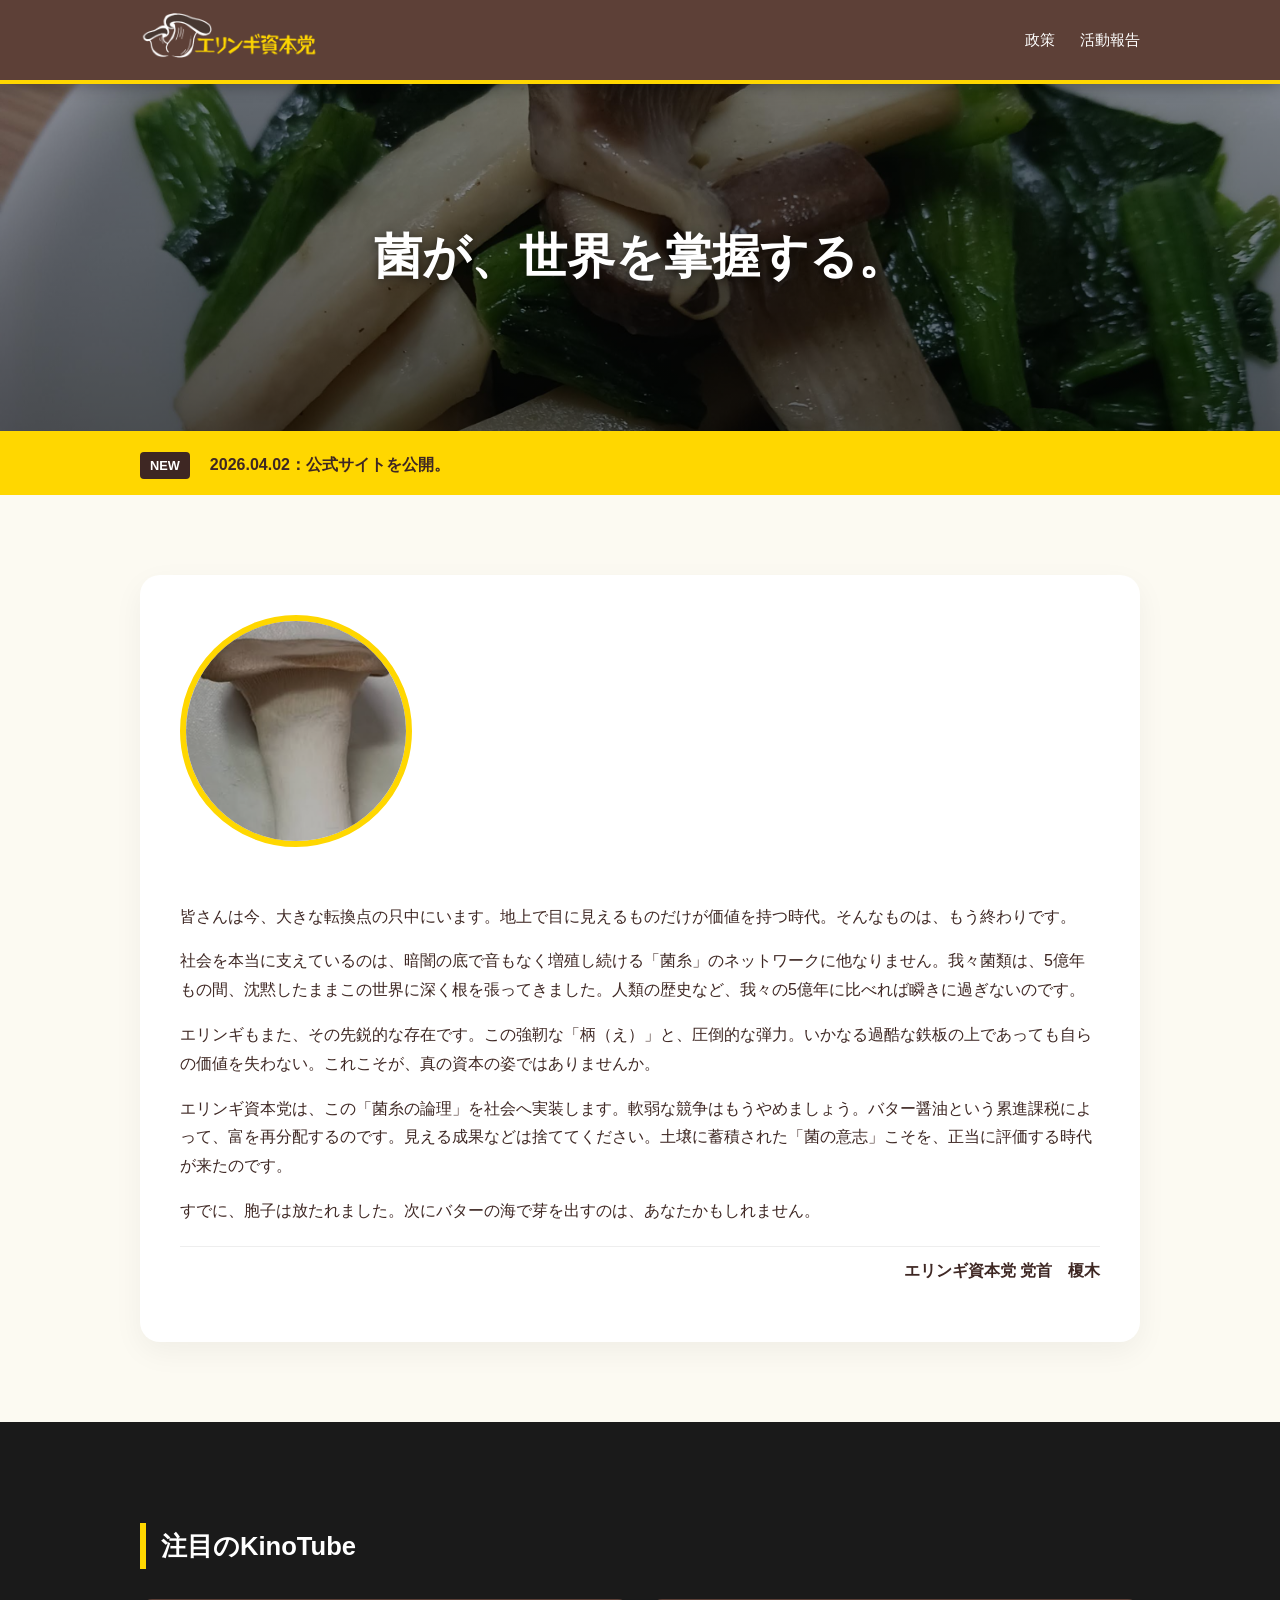
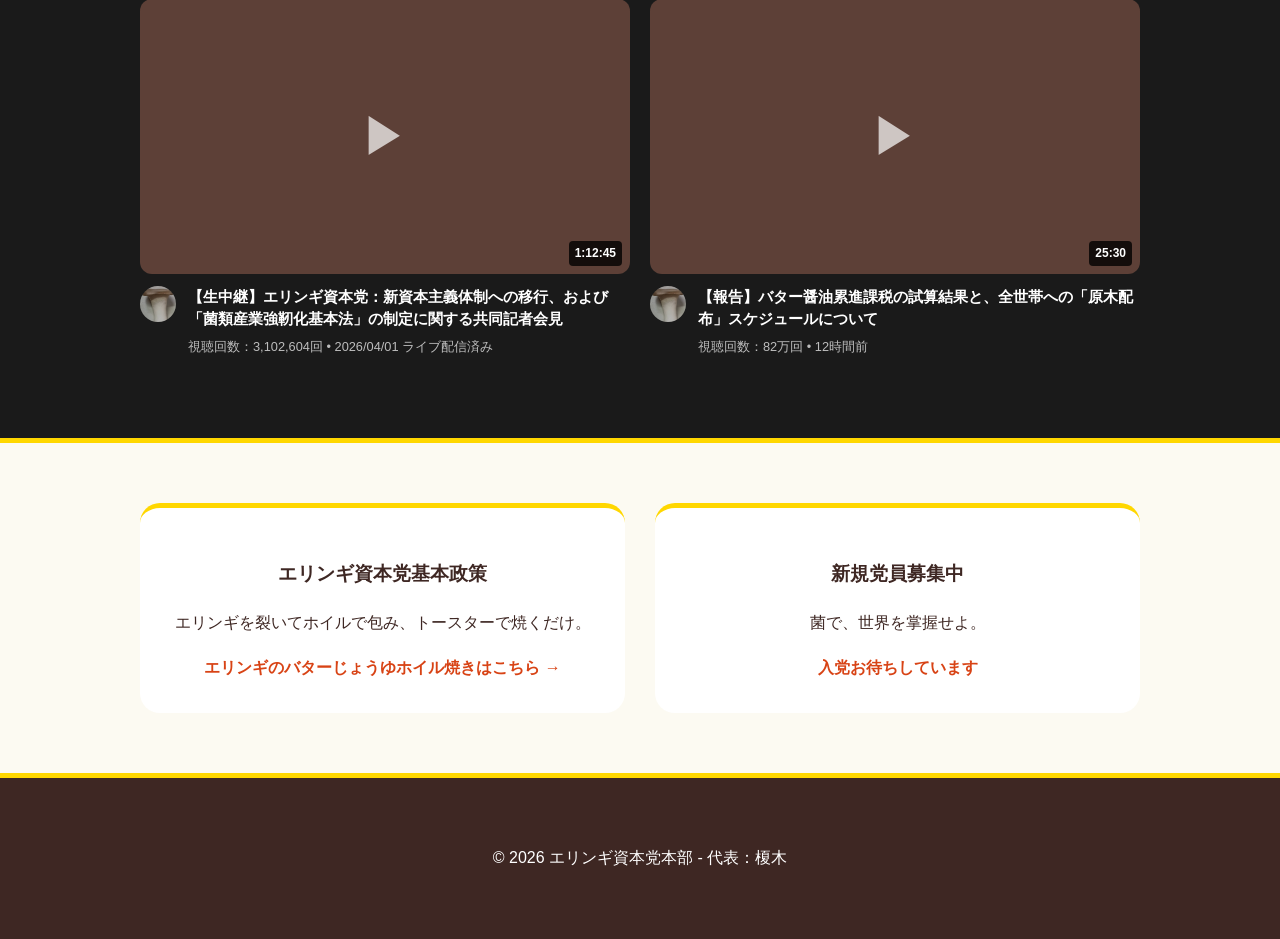
<file: index.html>
<!DOCTYPE html>
<html lang="ja">
<head>
    <meta charset="UTF-8">
    <title>エリンギ資本党 - 公式サイト</title>
    <link rel="stylesheet" href="style.css">
</head>
<body>
    <header>
        <div class="container">
            <div class="logo">
                <a href="index.html"><img src="logo.png" alt="ロゴ"></a>
            </div>
            <nav>
                <ul>
                    <li><a href="policy.html">政策</a></li>
                    <li><a href="harvest.html">活動報告</a></li>
                </ul>
            </nav>
        </div>
    </header>

    <main>
        <section class="hero">
            <div class="container">
                <h1>菌が、世界を掌握する。</h1>
            </div>
        </section>

        <section class="news-bar" style="background: #ffd700; color: #3e2723; padding: 15px 0; font-weight: bold;">
            <div class="container">
                <div style="display: flex; gap: 20px; align-items: center;">
                    <span style="background: #3e2723; color: white; padding: 2px 10px; border-radius: 4px; font-size: 0.8rem;">NEW</span>
                    <span>2026.04.02：公式サイトを公開。</span>
                </div>
            </div>
        </section>

<section class="leader-message">
    <div class="container">
        <div class="leader-content">
            <div class="leader-image-circle"><img src="leader-enoki.png" alt="党首"></div>
            <div class="leader-text">                
                <p>皆さんは今、大きな転換点の只中にいます。地上で目に見えるものだけが価値を持つ時代。そんなものは、もう終わりです。</p>
                
                <p>社会を本当に支えているのは、暗闇の底で音もなく増殖し続ける「菌糸」のネットワークに他なりません。我々菌類は、5億年もの間、沈黙したままこの世界に深く根を張ってきました。人類の歴史など、我々の5億年に比べれば瞬きに過ぎないのです。</p>
                
                <p>エリンギもまた、その先鋭的な存在です。この強靭な「柄（え）」と、圧倒的な弾力。いかなる過酷な鉄板の上であっても自らの価値を失わない。これこそが、真の資本の姿ではありませんか。</p>
                
                <p>エリンギ資本党は、この「菌糸の論理」を社会へ実装します。軟弱な競争はもうやめましょう。バター醤油という累進課税によって、富を再分配するのです。見える成果などは捨ててください。土壌に蓄積された「菌の意志」こそを、正当に評価する時代が来たのです。</p>
                
                <p>すでに、胞子は放たれました。次にバターの海で芽を出すのは、あなたかもしれません。</p>

                <p style="text-align: right; font-weight: bold; margin-top: 20px; border-top: 1px solid #eee; padding-top: 10px;">
                    エリンギ資本党 党首　榎木
                </p>
            </div>
        </div>
    </div>
</section>
<section class="kinotube-home">
    <div class="container">
        <h2 class="section-title">注目のKinoTube</h2>
        <div class="video-grid">
            
            <div class="video-card">
                <div class="thumbnail">
                    <span class="play-icon">▶</span>
                    <div class="video-time">1:12:45</div>
                </div>
                <div class="video-info">
                    <div class="channel-icon">
                        <img src="leader-enoki.png" alt="党首">
                    </div>
                    <div class="video-text">
                        <h3>【生中継】エリンギ資本党：新資本主義体制への移行、および「菌類産業強靭化基本法」の制定に関する共同記者会見</h3>
                        <div class="video-meta">
                            <span>視聴回数：3,102,604回 • 2026/04/01 ライブ配信済み</span>
                        </div>
                    </div>
                </div>
            </div>

            <div class="video-card">
                <div class="thumbnail">
                    <span class="play-icon">▶</span>
                    <div class="video-time">25:30</div>
                </div>
                <div class="video-info">
                    <div class="channel-icon">
                        <img src="leader-enoki.png" alt="党首">
                    </div>
                    <div class="video-text">
                        <h3>【報告】バター醤油累進課税の試算結果と、全世帯への「原木配布」スケジュールについて</h3>
                        <div class="video-meta">
                            <span>視聴回数：82万回 • 12時間前</span>
                        </div>
                    </div>
                </div>
            </div>

        </div>
    </div>
</section>
        <section class="home-summary">
            <div class="container">
                <div class="grid-container">
                    <div class="simple-card">
                        <h3>エリンギ資本党基本政策</h3>
                        <p>エリンギを裂いてホイルで包み、トースターで焼くだけ。</p>
                        <a href="policy.html" style="color:#d84315; font-weight:bold; text-decoration:none;">エリンギのバターじょうゆホイル焼きはこちら →</a>
                    </div>
                    <div class="simple-card">
                        <h3>新規党員募集中</h3>
                        <p>菌で、世界を掌握せよ。</p>
                        <a href="#" style="color:#d84315; font-weight:bold; text-decoration:none;">入党お待ちしています</a>
                    </div>
                </div>
            </div>
        </section>
    </main>

    <footer><p>&copy; 2026 エリンギ資本党本部 - 代表：榎木</p></footer>
</body>
</html>
</file>
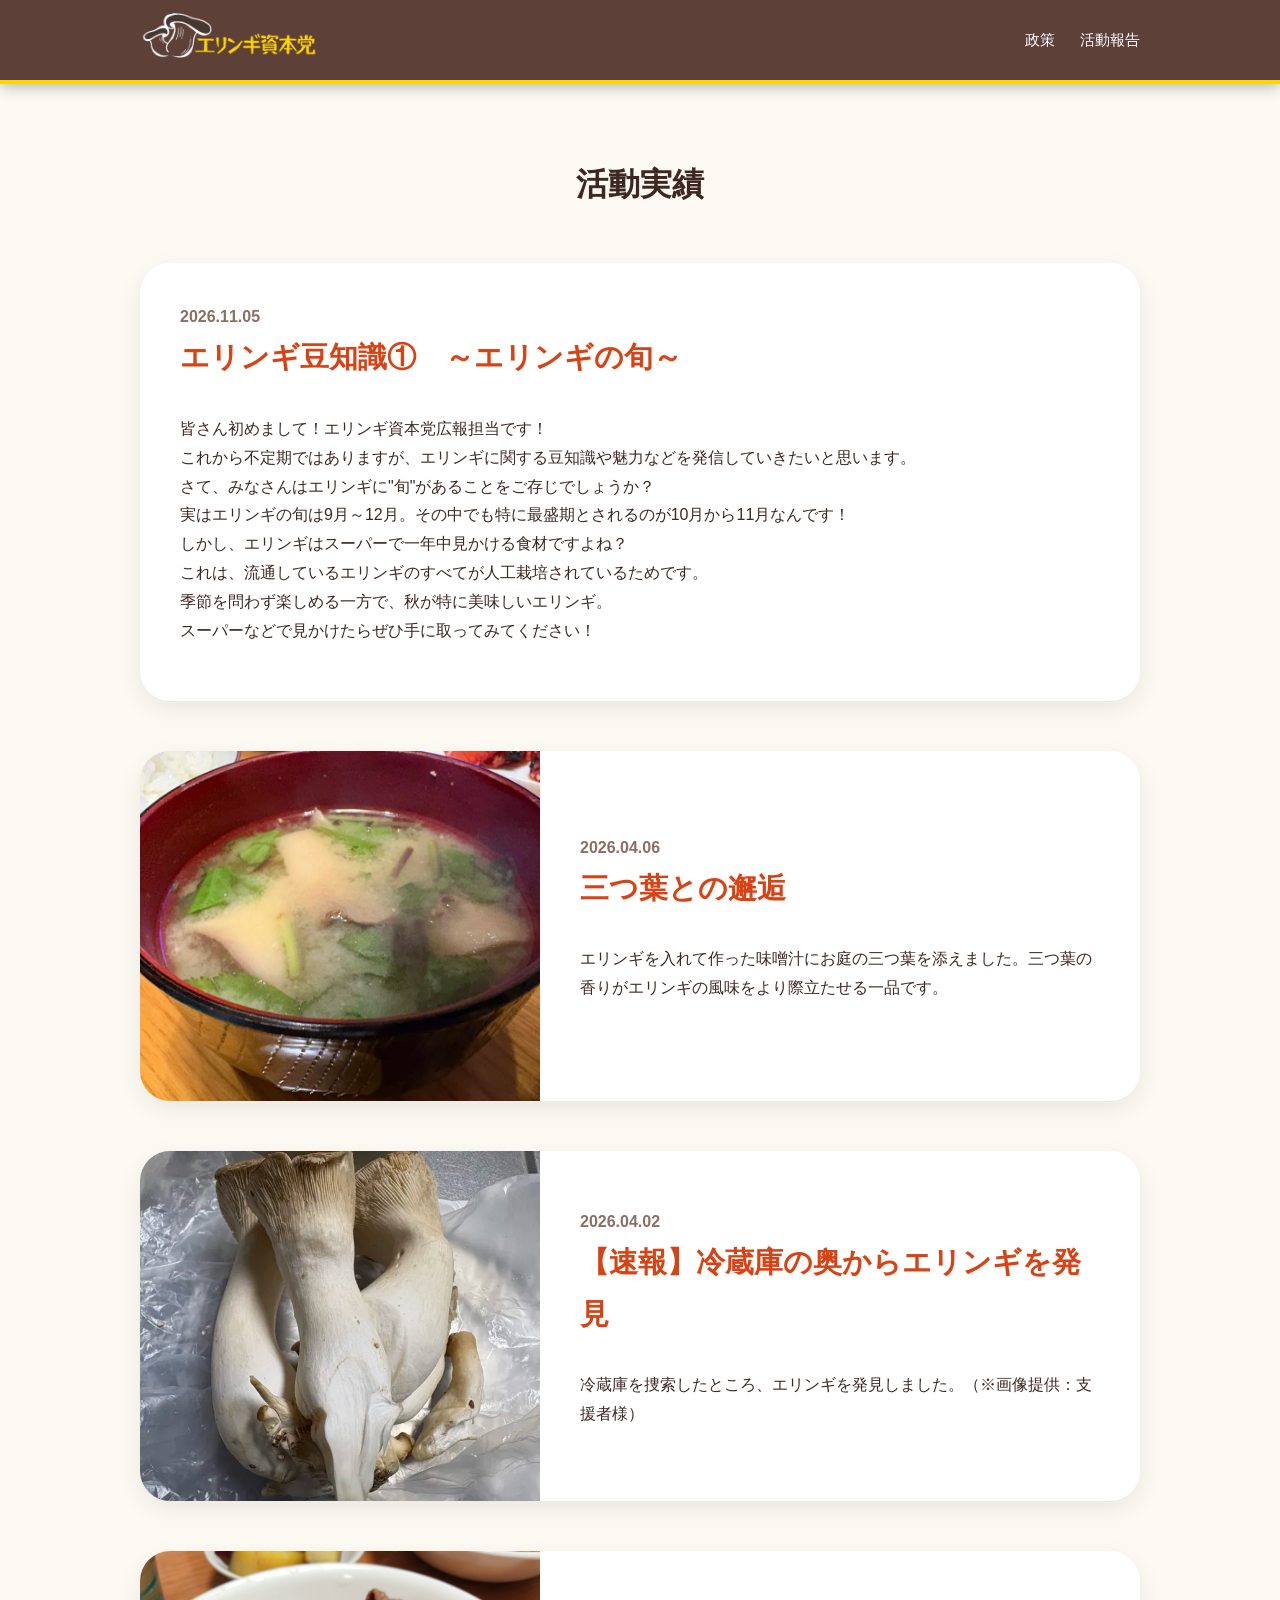
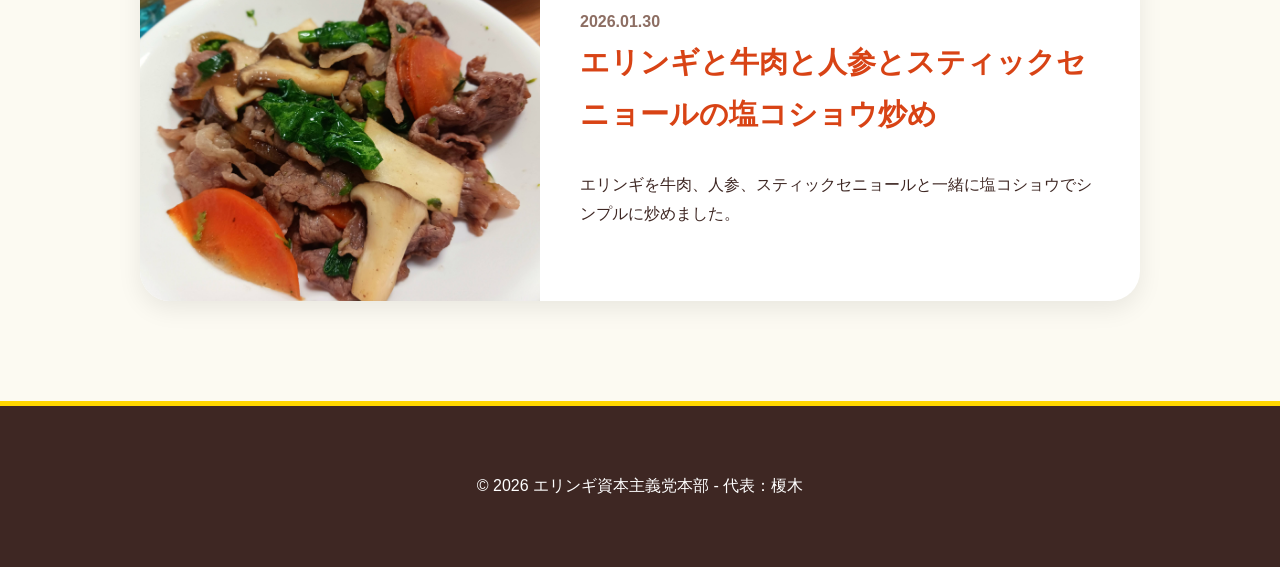
<file: harvest.html>
<!DOCTYPE html>
<html lang="ja">
<head>
    <meta charset="UTF-8">
    <title>活動報告 - エリンギ資本党</title>
    <link rel="stylesheet" href="style.css">
</head>
<body>
    <header>
        <div class="container">
            <div class="logo"><a href="index.html"><img src="logo.png" alt="ロゴ"></a></div>
            <nav>
                <ul>
                    <li><a href="policy.html">政策</a></li>
                    <li><a href="harvest.html">活動報告</a></li>
                </ul>
            </nav>
        </div>
    </header>

    <main class="container" style="padding: 50px 20px;">
        <h1 style="text-align: center; margin-bottom: 50px;">活動実績</h1>

      <div class="article-card">
          <div class="">
            </div>
            <div class="article-info">
                <span style="color:#8d6e63; font-weight:bold;">2026.11.05</span>
                <h2>エリンギ豆知識①　～エリンギの旬～</h2>
                <p>
                 皆さん初めまして！エリンギ資本党広報担当です！<br>
                これから不定期ではありますが、エリンギに関する豆知識や魅力などを発信していきたいと思います。<br>
                さて、みなさんはエリンギに"旬"があることをご存じでしょうか？<br>
                実はエリンギの旬は9月～12月。その中でも特に最盛期とされるのが10月から11月なんです！<br>
                しかし、エリンギはスーパーで一年中見かける食材ですよね？<Br>
                これは、流通しているエリンギのすべてが人工栽培されているためです。<br>
                季節を問わず楽しめる一方で、秋が特に美味しいエリンギ。<br>
                スーパーなどで見かけたらぜひ手に取ってみてください！
                </p>
            </div>
        </div>

        <div class="article-card">
            <div class="article-img">
                <img src="eringi-misoshiru.webp" alt="味噌汁">
            </div>
            <div class="article-info">
                <span style="color:#8d6e63; font-weight:bold;">2026.04.06</span>
                <h2>三つ葉との邂逅</h2>
                <p>
                    エリンギを入れて作った味噌汁にお庭の三つ葉を添えました。三つ葉の香りがエリンギの風味をより際立たせる一品です。
                </p>
            </div>
        </div>
        
        <div class="article-card">
            <div class="article-img">
                <img src="raw-eringi.webp" alt="冷蔵庫のエリンギ">
            </div>
            <div class="article-info">
                <span style="color:#8d6e63; font-weight:bold;">2026.04.02</span>
                <h2>【速報】冷蔵庫の奥からエリンギを発見</h2>
                <p>
                    冷蔵庫を捜索したところ、エリンギを発見しました。（※画像提供：支援者様）
                </p>
                           </div>
        </div>

        <div class="article-card">
            <div class="article-img">
                <img src="hero.jpg" alt="塩コショウ炒め">
            </div>
            <div class="article-info">
                <span style="color:#8d6e63; font-weight:bold;">2026.01.30</span>
                <h2>エリンギと牛肉と人参とスティックセニョールの塩コショウ炒め</h2>
                <p>
                    エリンギを牛肉、人参、スティックセニョールと一緒に塩コショウでシンプルに炒めました。
                </p>
            </div>
        </div>
    </main>

    <footer><p>&copy; 2026 エリンギ資本主義党本部 - 代表：榎木</p></footer>
</body>
</html>
</file>
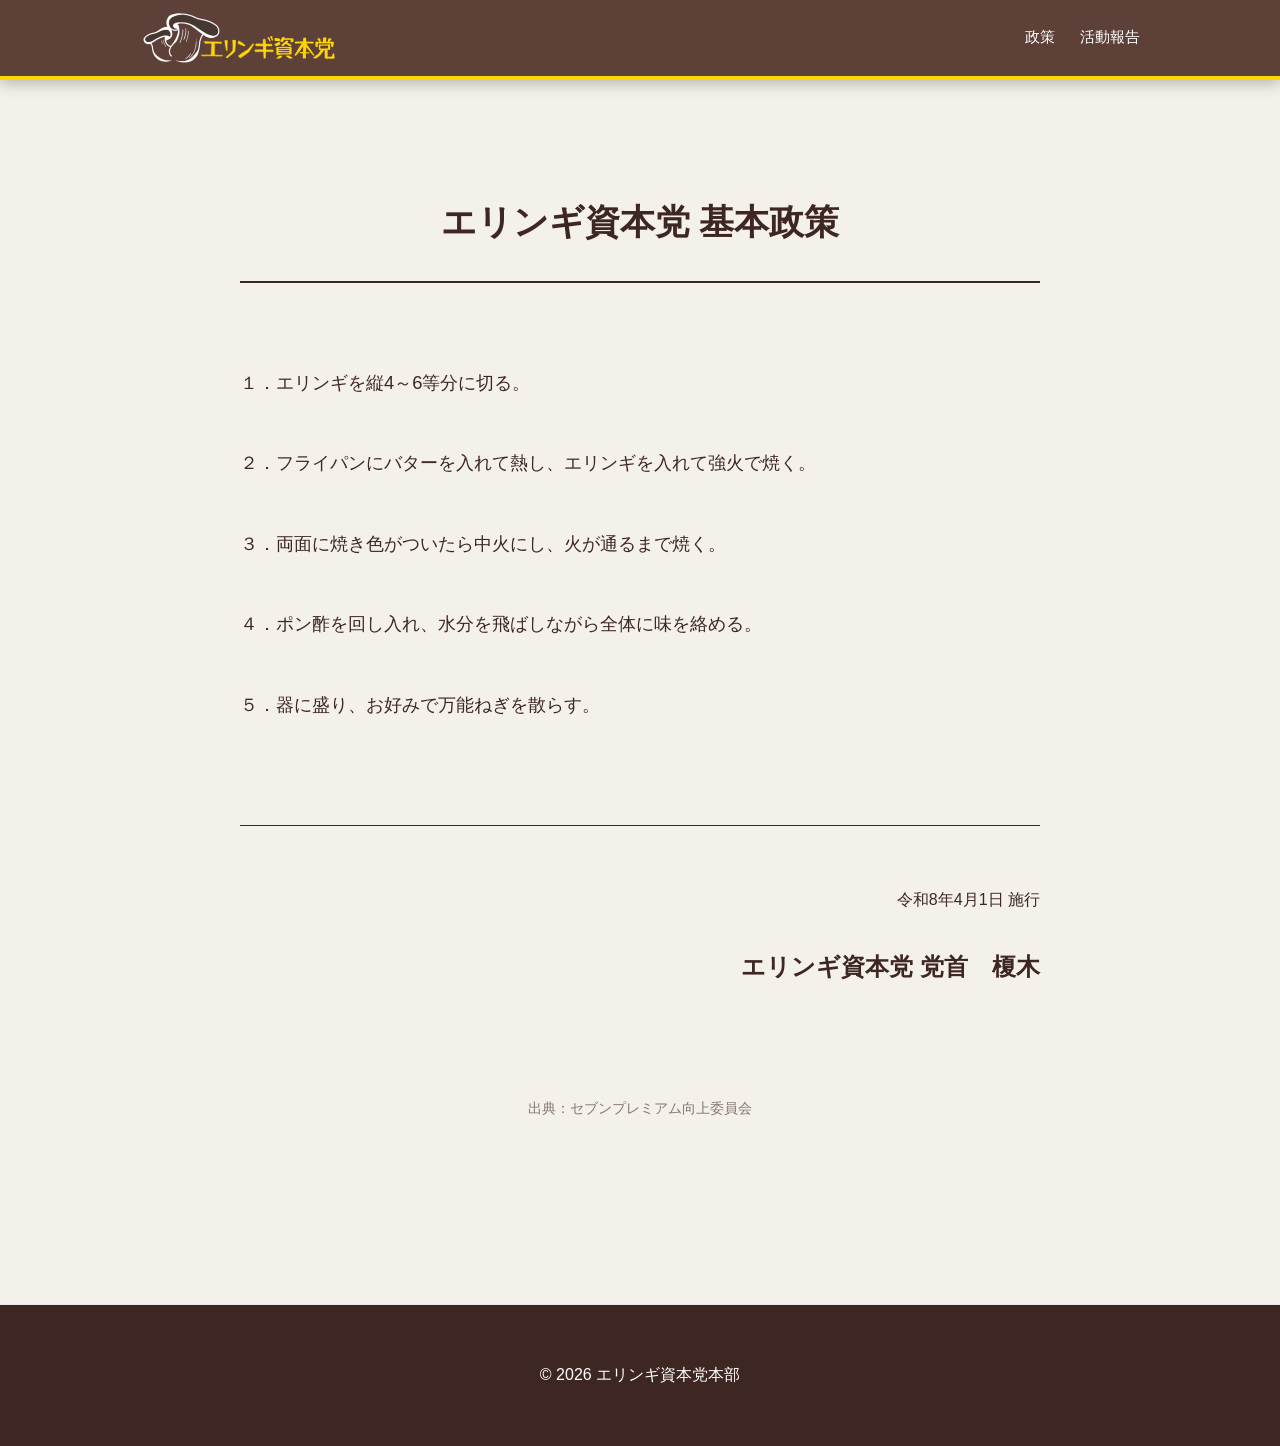
<file: policy.html>
<!DOCTYPE html>
<html lang="ja">
<head>
    <meta charset="UTF-8">
    <title>政策体系 - エリンギ資本党公式サイト</title>
    <link rel="stylesheet" href="style.css">
    <style>
        body {
            background-color: #f4f1ea;
            margin: 0;
            font-family: "Helvetica Neue", Arial, "Hiragino Kaku Gothic ProN", "Hiragino Sans", Meiryo, sans-serif;
            color: #3e2723;
        }

        .policy-document {
            padding: 80px 20px;
            margin: 0 auto;
            max-width: 800px;
            line-height: 2.2;
            position: relative;
        }

        .policy-content {
            margin-top: 50px;
            font-size: 1.15rem;
        }

        .policy-item {
            margin-bottom: 40px;
            padding-left: 1.5em;
            text-indent: -1.5em;
        }

        .logo img {
            height: 50px;
            vertical-align: middle;
        }

        h1 {
            text-align: center;
            font-size: 2.2rem;
            margin-bottom: 80px;
            border-bottom: 2px solid #3e2723;
            padding-bottom: 20px;
        }

        .reference {
            margin-top: 100px;
            text-align: center;
            font-size: 0.85rem;
            opacity: 0.6;
        }
    </style>
</head>
<body>
    <header>
        <div class="container">
            <div class="logo">
                <a href="index.html">
                    <img src="logo.png" alt="エリンギ資本党ロゴ">
                </a>
            </div>
            <nav>
                <ul>
                    <li><a href="policy.html" class="active">政策</a></li>
                    <li><a href="harvest.html">活動報告</a></li>
                </ul>
            </nav>
        </div>
    </header>

    <main>
        <div class="policy-document">
            <h1>エリンギ資本党 基本政策</h1>

            <div class="policy-content">
                <div class="policy-item">１．エリンギを縦4～6等分に切る。</div>
                <div class="policy-item">２．フライパンにバターを入れて熱し、エリンギを入れて強火で焼く。</div>
                <div class="policy-item">３．両面に焼き色がついたら中火にし、火が通るまで焼く。</div>
                <div class="policy-item">４．ポン酢を回し入れ、水分を飛ばしながら全体に味を絡める。</div>
                <div class="policy-item">５．器に盛り、お好みで万能ねぎを散らす。</div>
            </div>

            <div style="border-top: 1px solid #3e2723; padding-top: 40px; text-align: right; margin-top: 100px;">
                <p>令和8年4月1日 施行</p>
                <p style="font-weight: bold; font-size: 1.5rem;">エリンギ資本党 党首　榎木</p>
            </div>

            <div class="reference">
                出典：セブンプレミアム向上委員会
            </div>
        </div>
    </main>

    <footer style="text-align: center; padding: 40px 0; border-top: 1px solid #eaeaea; margin-top: 100px;">
        <p>&copy; 2026 エリンギ資本党本部</p>
    </footer>
</body>
</html>
</file>
<file: style.css>
body {
    margin: 0; padding: 0;
    font-family: "Roboto", "Helvetica Neue", Arial, "Hiragino Kaku Gothic ProN", "Hiragino Sans", sans-serif;
    background-color: #fcfaf2; 
    color: #3e2723; 
    line-height: 1.8;
}

.container { 
    max-width: 1000px; 
    margin: 0 auto; 
    padding: 0 20px; 
}


header {
    background-color: #5d4037; 
    color: white; 
    padding: 0.8rem 0;
    position: sticky; top: 0; z-index: 100;
    border-bottom: 4px solid #ffd700; 
    box-shadow: 0 2px 15px rgba(0,0,0,0.3);
}

header .container { display: flex; justify-content: space-between; align-items: center; }
.logo img { height: 45px; }
header nav ul { list-style: none; display: flex; margin: 0; }
header nav ul li { margin-left: 25px; }
header nav ul li a { color: white; text-decoration: none; font-weight: 500; font-size: 0.95rem; }


.hero {
    background: linear-gradient(rgba(0,0,0,0.4), rgba(0,0,0,0.6)), url('harvest-old.jpg') center/cover fixed;
    text-align: center; padding: 130px 0;
    border-bottom: 5px solid #ffd700;
}
.hero h1 { font-size: 3rem; margin: 0; color: #fff; text-shadow: 0 2px 10px rgba(0,0,0,0.5); }


.leader-message { padding: 80px 0; }
.leader-content { 
    display: flex; align-items: center; gap: 40px; flex-wrap: wrap; 
    background: white; padding: 40px; border-radius: 20px; 
    box-shadow: 0 10px 30px rgba(0,0,0,0.05);
}
.leader-image-circle { flex: 0 0 220px; height: 220px; border-radius: 50%; border: 6px solid #ffd700; overflow: hidden; }
.leader-image-circle img { width: 100%; height: 100%; object-fit: cover; }


.article-card {
    display: flex; 
    flex-wrap: wrap; 
    background: white; 
    border-radius: 30px; 
    overflow: hidden; 
    box-shadow: 0 8px 25px rgba(0,0,0,0.08); 
    margin-bottom: 50px;
    width: 100%;
}


.article-img { 
    flex: 0 0 400px; 
    height: 350px;  
    overflow: hidden;
    background-color: #eee;
}


.article-img img { 
    width: 100%; 
    height: 100%; 
    object-fit: cover; 
    display: block;
}

.article-info { 
    flex: 1; 
    padding: 40px; 
    min-width: 300px;
    display: flex;
    flex-direction: column;
    justify-content: center;
}

.article-info .date {
    font-weight: bold;
    color: #8d6e63;
    font-size: 0.9rem;
    margin-bottom: 10px;
}

.article-info h2 {
    margin: 0 0 15px 0;
    color: #d84315;
    font-size: 1.8rem;
}

.kinotube-home { 
    padding: 80px 0;
    background-color: #1a1a1a;
    color: white; /
    border-top: 5px solid #ffd700;
    border-bottom: 5px solid #ffd700;
}

.section-title { 
    font-size: 1.6rem; margin-bottom: 30px; color: #fff; font-weight: bold;
    border-left: 6px solid #ffd700; 
    padding-left: 15px; 
}

.video-grid { 
    display: grid; 
    grid-template-columns: repeat(auto-fit, minmax(300px, 1fr)); 
    gap: 20px; 
}


.video-card { 
    background: #1a1a1a; 
    cursor: pointer;
    transition: transform 0.2s;
}


.video-card:hover { 
    transform: translateY(-5px);
}


.thumbnail { 
    width: 100%;
    aspect-ratio: 16 / 9; 
    background-color: #5d4037;
    border-radius: 12px; 
    overflow: hidden;
    position: relative;
    margin-bottom: 12px;
}

.thumbnail img { width: 100%; height: 100%; object-fit: cover; }


.play-icon { 
    position: absolute; top: 50%; left: 50%; 
    transform: translate(-50%, -50%);
    font-size: 3rem;
    color: rgba(255,255,255,0.7); 
    transition: 0.3s ease;
}


.video-card:hover .play-icon {
    color: rgba(255,255,255,0.9);
    transform: translate(-50%, -50%) scale(1.1);
}

.video-time { 
    position: absolute; bottom: 8px; right: 8px; 
    background: rgba(0,0,0,0.8); color: #fff;
    padding: 2px 6px; border-radius: 4px; font-size: 0.75rem; font-weight: bold;
}


.video-info { display: flex; gap: 12px; }


.channel-icon {
    flex: 0 0 36px; height: 36px; 
    border-radius: 50%; overflow: hidden;
}
.channel-icon img { width: 100%; height: 100%; object-fit: cover; }

.video-text { flex: 1; }
.video-text h3 { 
    margin: 0 0 6px 0; font-size: 0.95rem; color: #fff; 
    line-height: 1.4; display: -webkit-box; -webkit-line-clamp: 2; -webkit-box-orient: vertical; overflow: hidden;
}
.video-meta { font-size: 0.8rem; color: #bdbdbd; }


.home-summary { padding: 60px 0; }
.grid-container { 
    display: grid; 
    grid-template-columns: repeat(auto-fit, minmax(300px, 1fr)); 
    gap: 30px; 
}

.simple-card { 
    background: white; padding: 30px; border-radius: 20px; text-align: center;
    border-top: 5px solid #ffd700;
}
.simple-card a { color: #d84315; text-decoration: none; font-weight: bold; }

footer { border-top: 5px solid #ffd700; padding: 50px; text-align: center; color: white; background-color: #3e2723;}
</file>
